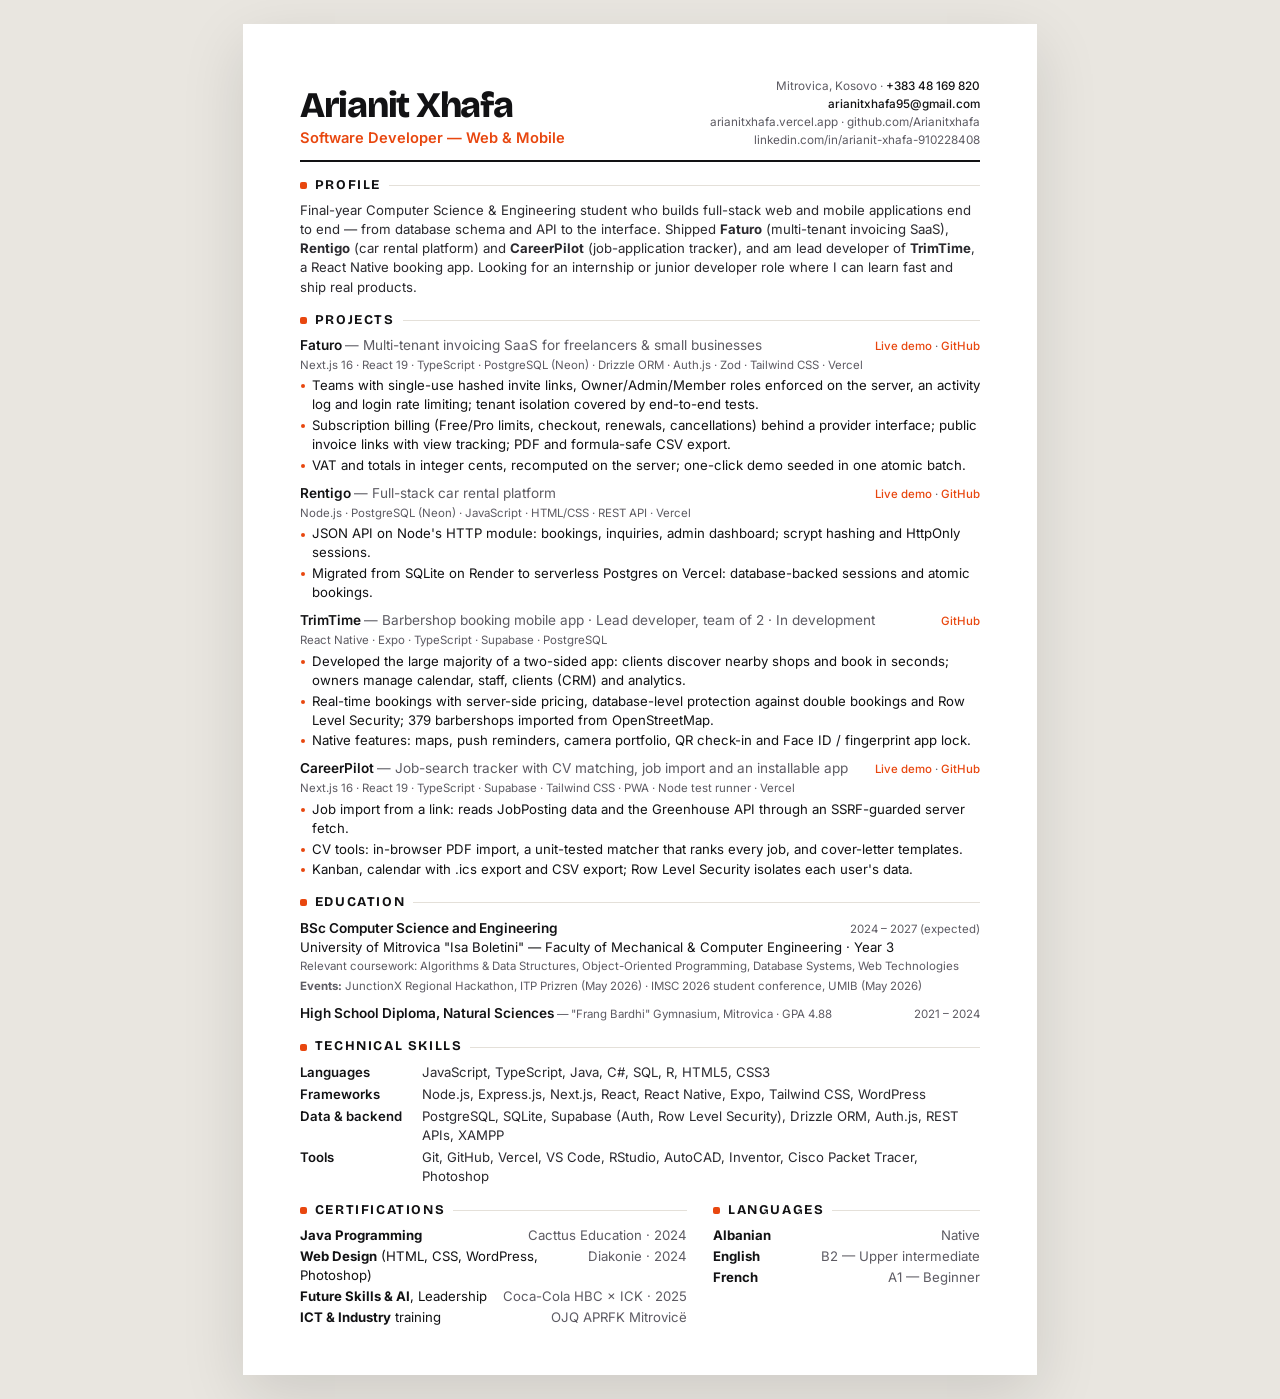
<file: cv.html>
<!doctype html>
<html lang="en">
<head>
  <meta charset="utf-8" />
  <!-- The site moved to arianitxhafa.vercel.app: visitors of the old github.io address are sent there (same page and section) -->
  <script>if (/\.github\.io$/i.test(location.hostname)) location.replace('https://arianitxhafa.vercel.app' + location.pathname.replace(/\/index\.html$/, '/') + location.search + location.hash);</script>
  <meta name="viewport" content="width=device-width, initial-scale=1" />
  <title>Arianit Xhafa — CV</title>
  <meta name="robots" content="noindex" />
  <link rel="preconnect" href="https://fonts.googleapis.com" />
  <link rel="preconnect" href="https://fonts.gstatic.com" crossorigin />
  <link href="https://fonts.googleapis.com/css2?family=Bricolage+Grotesque:opsz,wght@12..96,600..800&family=Inter:wght@400;500;600&display=swap" rel="stylesheet" />
  <style>
    :root { --ink: #121214; --muted: #5d5b63; --line: #e4e0d9; --accent: #e8470f; }
    @page { size: A4; margin: 0; }
    * { box-sizing: border-box; }
    html { background: #e9e6e0; }
    body { margin: 0; font-family: "Inter", system-ui, sans-serif; color: var(--ink); font-size: 9.9pt; line-height: 1.45; -webkit-print-color-adjust: exact; print-color-adjust: exact; }
    .page { width: 210mm; min-height: 297mm; margin: 24px auto; padding: 14mm 15mm 12mm; background: #fff; box-shadow: 0 20px 60px rgba(0,0,0,.12); }
    @media print { html { background: #fff; } .page { margin: 0; box-shadow: none; padding: 10mm 15mm 5mm; } section { margin-top: 10px; } .item { margin-bottom: 6px; } body { font-size: 9.5pt; line-height: 1.38; } }
    @media (max-width: 820px) { .page { width: auto; min-height: 0; margin: 0; padding: 24px 16px; box-shadow: none; } }
    a { color: inherit; text-decoration: none; }
    h1, h2, h3, p, ul { margin: 0; }
    ul { padding: 0; list-style: none; }

    header { display: flex; justify-content: space-between; align-items: flex-end; gap: 16px; padding-bottom: 10px; border-bottom: 2px solid var(--ink); }
    h1 { font-family: "Bricolage Grotesque", sans-serif; font-size: 27pt; line-height: 0.95; letter-spacing: -0.035em; font-weight: 800; }
    .role { margin-top: 5px; font-size: 11pt; font-weight: 600; color: var(--accent); }
    .contact { text-align: right; font-size: 8.8pt; color: var(--muted); line-height: 1.55; }
    .contact b { color: var(--ink); font-weight: 500; }

    section { margin-top: 14px; }
    h2 { display: flex; align-items: center; gap: 8px; font-family: "Bricolage Grotesque", sans-serif; font-size: 10pt; letter-spacing: 0.12em; text-transform: uppercase; font-weight: 700; margin-bottom: 6px; }
    h2::after { content: ""; flex: 1; height: 1px; background: var(--line); }
    h2 i { width: 7px; height: 7px; border-radius: 2px; background: var(--accent); display: inline-block; }

    .summary { color: #2b2a2f; }
    .item { margin-bottom: 9px; break-inside: avoid; }
    .item:last-child { margin-bottom: 0; }
    .item__head { display: flex; justify-content: space-between; align-items: baseline; gap: 12px; }
    h3 { font-size: 10.2pt; font-weight: 600; }
    h3 span { font-weight: 400; color: var(--muted); }
    .meta { font-size: 8.6pt; color: var(--muted); white-space: nowrap; }
    .meta a { color: var(--accent); font-weight: 500; }
    .stack { font-size: 8.6pt; color: var(--muted); margin: 1px 0 3px; }
    .bullets li { position: relative; padding-left: 12px; margin-top: 1.5px; }
    .bullets li::before { content: ""; position: absolute; left: 1px; top: 0.62em; width: 4px; height: 4px; border-radius: 50%; background: var(--accent); }

    .grid2 { display: grid; grid-template-columns: 1fr 1fr; gap: 6px 22px; }
    .small { display: grid; grid-template-columns: 1.45fr 1fr; gap: 0 26px; }
    .small li { margin-bottom: 2px; }
    .row span:last-child { white-space: nowrap; }
    .skills { display: grid; grid-template-columns: 112px 1fr; gap: 3px 10px; }
    .skills dt { font-weight: 600; }
    .skills dd { margin: 0; color: #2b2a2f; }
    dl { margin: 0; }
    .row { display: flex; justify-content: space-between; gap: 10px; }
    .row span:last-child { color: var(--muted); }
  </style>
</head>
<body>
  <main class="page">
    <header>
      <div>
        <h1>Arianit Xhafa</h1>
        <p class="role">Software Developer — Web &amp; Mobile</p>
      </div>
      <div class="contact">
        <div>Mitrovica, Kosovo · <b>+383 48 169 820</b></div>
        <div><a href="mailto:arianitxhafa95@gmail.com"><b>arianitxhafa95@gmail.com</b></a></div>
        <div><a href="https://arianitxhafa.vercel.app">arianitxhafa.vercel.app</a> · <a href="https://github.com/Arianitxhafa">github.com/Arianitxhafa</a></div>
        <div><a href="https://www.linkedin.com/in/arianit-xhafa-910228408">linkedin.com/in/arianit-xhafa-910228408</a></div>
      </div>
    </header>

    <section>
      <h2><i></i>Profile</h2>
      <p class="summary">Final-year Computer Science &amp; Engineering student who builds full-stack web and mobile applications end to end — from database schema and API to the interface. Shipped <b>Faturo</b> (multi-tenant invoicing SaaS), <b>Rentigo</b> (car rental platform) and <b>CareerPilot</b> (job-application tracker), and am lead developer of <b>TrimTime</b>, a React Native booking app. Looking for an internship or junior developer role where I can learn fast and ship real products.</p>
    </section>

    <section>
      <h2><i></i>Projects</h2>

      <div class="item">
        <div class="item__head">
          <h3>Faturo <span>— Multi-tenant invoicing SaaS for freelancers &amp; small businesses</span></h3>
          <span class="meta"><a href="https://faturo-two.vercel.app">Live demo</a> · <a href="https://github.com/Arianitxhafa/faturo">GitHub</a></span>
        </div>
        <p class="stack">Next.js 16 · React 19 · TypeScript · PostgreSQL (Neon) · Drizzle ORM · Auth.js · Zod · Tailwind CSS · Vercel</p>
        <ul class="bullets">
          <li>Teams with single-use hashed invite links, Owner/Admin/Member roles enforced on the server, an activity log and login rate limiting; tenant isolation covered by end-to-end tests.</li>
          <li>Subscription billing (Free/Pro limits, checkout, renewals, cancellations) behind a provider interface; public invoice links with view tracking; PDF and formula-safe CSV export.</li>
          <li>VAT and totals in integer cents, recomputed on the server; one-click demo seeded in one atomic batch.</li>
        </ul>
      </div>

      <div class="item">
        <div class="item__head">
          <h3>Rentigo <span>— Full-stack car rental platform</span></h3>
          <span class="meta"><a href="https://rentigo-rose.vercel.app">Live demo</a> · <a href="https://github.com/Arianitxhafa/Rentigo">GitHub</a></span>
        </div>
        <p class="stack">Node.js · PostgreSQL (Neon) · JavaScript · HTML/CSS · REST API · Vercel</p>
        <ul class="bullets">
          <li>JSON API on Node's HTTP module: bookings, inquiries, admin dashboard; scrypt hashing and HttpOnly sessions.</li>
          <li>Migrated from SQLite on Render to serverless Postgres on Vercel: database-backed sessions and atomic bookings.</li>
        </ul>
      </div>

      <div class="item">
        <div class="item__head">
          <h3>TrimTime <span>— Barbershop booking mobile app · Lead developer, team of 2 · In development</span></h3>
          <span class="meta"><a href="https://github.com/Arianitxhafa/TrimTime">GitHub</a></span>
        </div>
        <p class="stack">React Native · Expo · TypeScript · Supabase · PostgreSQL</p>
        <ul class="bullets">
          <li>Developed the large majority of a two-sided app: clients discover nearby shops and book in seconds; owners manage calendar, staff, clients (CRM) and analytics.</li>
          <li>Real-time bookings with server-side pricing, database-level protection against double bookings and Row Level Security; 379 barbershops imported from OpenStreetMap.</li>
          <li>Native features: maps, push reminders, camera portfolio, QR check-in and Face ID / fingerprint app lock.</li>
        </ul>
      </div>

      <div class="item">
        <div class="item__head">
          <h3>CareerPilot <span>— Job-search tracker with CV matching, job import and an installable app</span></h3>
          <span class="meta"><a href="https://career-pilot-weld-six.vercel.app">Live demo</a> · <a href="https://github.com/Arianitxhafa/career-pilot">GitHub</a></span>
        </div>
        <p class="stack">Next.js 16 · React 19 · TypeScript · Supabase · Tailwind CSS · PWA · Node test runner · Vercel</p>
        <ul class="bullets">
          <li>Job import from a link: reads JobPosting data and the Greenhouse API through an SSRF-guarded server fetch.</li>
          <li>CV tools: in-browser PDF import, a unit-tested matcher that ranks every job, and cover-letter templates.</li>
          <li>Kanban, calendar with .ics export and CSV export; Row Level Security isolates each user's data.</li>
        </ul>
      </div>
    </section>

    <section>
      <h2><i></i>Education</h2>
      <div class="item">
        <div class="item__head">
          <h3>BSc Computer Science and Engineering</h3>
          <span class="meta">2024 – 2027 (expected)</span>
        </div>
        <p>University of Mitrovica "Isa Boletini" — Faculty of Mechanical &amp; Computer Engineering · Year 3</p>
        <p class="stack">Relevant coursework: Algorithms &amp; Data Structures, Object-Oriented Programming, Database Systems, Web Technologies</p>
        <p class="stack"><b>Events:</b> JunctionX Regional Hackathon, ITP Prizren (May 2026) · IMSC 2026 student conference, UMIB (May 2026)</p>
      </div>
      <div class="item">
        <div class="item__head">
          <h3>High School Diploma, Natural Sciences <span class="meta">— "Frang Bardhi" Gymnasium, Mitrovica · GPA 4.88</span></h3>
          <span class="meta">2021 – 2024</span>
        </div>
      </div>
    </section>

    <section>
      <h2><i></i>Technical skills</h2>
      <dl class="skills">
        <dt>Languages</dt><dd>JavaScript, TypeScript, Java, C#, SQL, R, HTML5, CSS3</dd>
        <dt>Frameworks</dt><dd>Node.js, Express.js, Next.js, React, React Native, Expo, Tailwind CSS, WordPress</dd>
        <dt>Data &amp; backend</dt><dd>PostgreSQL, SQLite, Supabase (Auth, Row Level Security), Drizzle ORM, Auth.js, REST APIs, XAMPP</dd>
        <dt>Tools</dt><dd>Git, GitHub, Vercel, VS Code, RStudio, AutoCAD, Inventor, Cisco Packet Tracer, Photoshop</dd>
      </dl>
    </section>

    <div class="small">
      <section>
        <h2><i></i>Certifications</h2>
        <ul>
          <li class="row"><span><b>Java Programming</b></span><span>Cacttus Education · 2024</span></li>
          <li class="row"><span><b>Web Design</b> (HTML, CSS, WordPress, Photoshop)</span><span>Diakonie · 2024</span></li>
          <li class="row"><span><b>Future Skills &amp; AI</b>, Leadership</span><span>Coca-Cola HBC × ICK · 2025</span></li>
          <li class="row"><span><b>ICT &amp; Industry</b> training</span><span>OJQ APRFK Mitrovicë</span></li>
        </ul>
      </section>
      <section>
        <h2><i></i>Languages</h2>
        <ul>
          <li class="row"><span><b>Albanian</b></span><span>Native</span></li>
          <li class="row"><span><b>English</b></span><span>B2 — Upper intermediate</span></li>
          <li class="row"><span><b>French</b></span><span>A1 — Beginner</span></li>
        </ul>
      </section>
    </div>
  </main>
</body>
</html>
</file>
